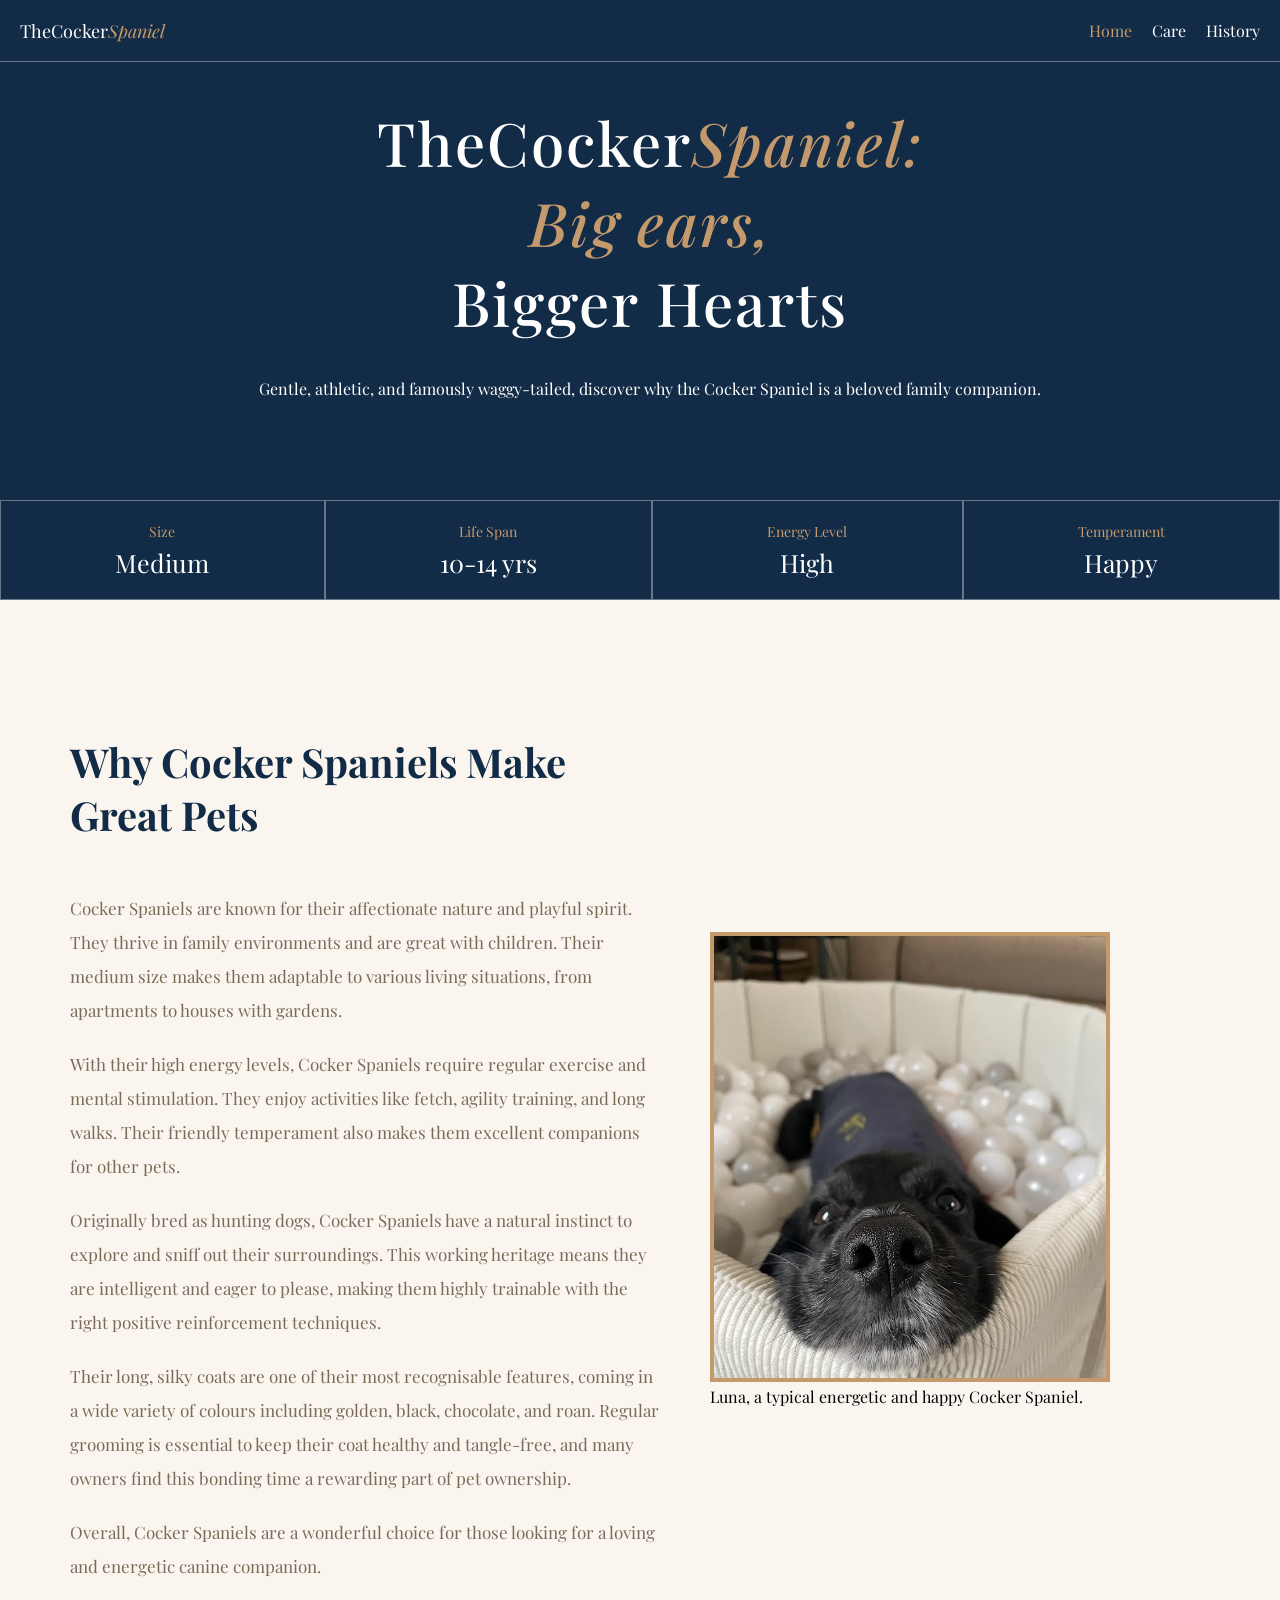
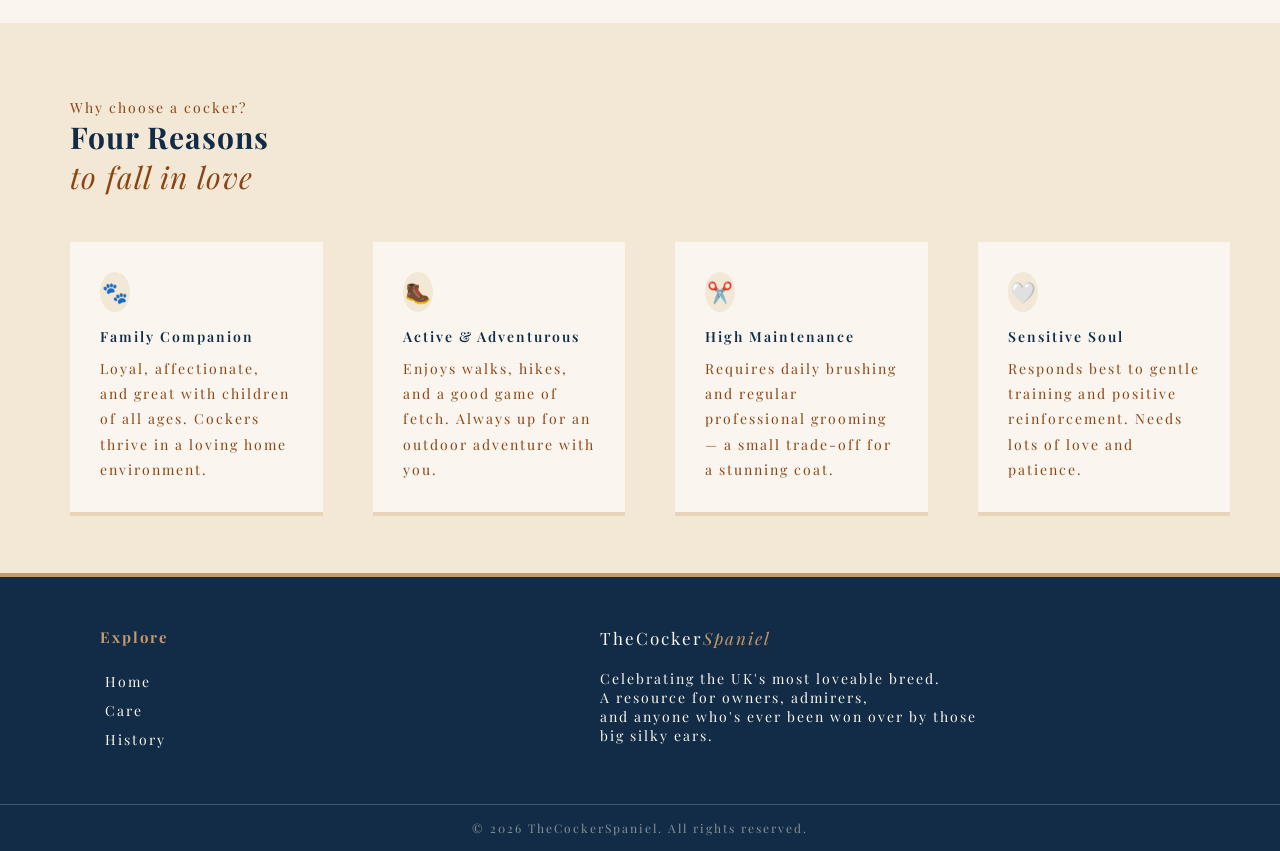
<file: index.html>
<!DOCTYPE html>
<html lang="en-US">

<head>
    <meta name="viewport" content="width=device-width, initial-scale=1.0">
    <meta charset="UTF-8">
    <meta name="description"
        content="Big ears, bigger hearts — everything you ever wanted to know about the Cocker Spaniel.">
    <meta name="author" content="Hybrid965">
    <link rel="stylesheet" href="assets/css/styles.css">
    <link
        href="https://fonts.googleapis.com/css2?family=Playfair+Display:ital,wght@0,400;0,700;0,900;1,400&family=Lato:wght@300;400;700&display=swap"
        rel="stylesheet">
    <link rel="icon" type="image/png" href="assets/favicon/dog.png">
    <!-- Credit - https://www.flaticon.com/authors/maxim-kulikov -->
    <title>The Cocker Spaniel</title>
</head>

<body>
    <!-- Skip Link -->
    <a href="#main-content" class="skip-link">Skip to main content</a>
    <!-- Nav Bar -->
    <header>
        <nav id="nav-bar" aria-label="Main navigation">
            <a href="index.html" id="logo">TheCocker<span>Spaniel</span></a>
            <ul class="nav-links">
                <li><a href="index.html" class="nav-current nav-hover">Home</a></li>
                <li><a href="care.html" class="nav-hover">Care</a></li>
                <li><a href="history.html" class="nav-hover">History</a></li>
            </ul>
        </nav>
    </header>
    <!-- Hero Section -->
    <main>
        <section class="hero" id="hero" aria-label="Hero banner">
            <h1 id="title">TheCocker<span>Spaniel:</span> <br> <span>Big ears,</span> <br> Bigger Hearts</h1>
            <br>
            <p>Gentle, athletic, and famously waggy-tailed, discover why the Cocker Spaniel is a beloved family
                companion.</p>
        </section>

        <!-- Mini hero boxes -->
        <section id="mini-hero" aria-label="Quick facts about Cocker Spaniels">
            <div class="mini-boxes">
                <p class="box-title">Size</p>
                <p class="box-content">Medium</p>
            </div>
            <div class="mini-boxes">
                <p class="box-title">Life Span</p>
                <p class="box-content">10-14 yrs</p>
            </div>
            <div class="mini-boxes">
                <p class="box-title">Energy Level</p>
                <p class="box-content">High</p>
            </div>
            <div class="mini-boxes">
                <p class="box-title">Temperament</p>
                <p class="box-content">Happy</p>
            </div>
        </section>

        <!-- Spaniel Section -->
        <section id="spaniel-article">
            <div id="spaniel-article-container">
                <div id="main-content">
                    <h2>Why Cocker Spaniels Make Great Pets</h2>
                    <p>Cocker Spaniels are known for their affectionate nature and playful spirit. They thrive in
                        family
                        environments and are great with children. Their medium size makes them adaptable to various
                        living situations, from apartments to houses with gardens.</p>
                    <p>With their high energy levels, Cocker Spaniels require regular exercise and mental
                        stimulation.
                        They enjoy activities like fetch, agility training, and long walks. Their friendly
                        temperament
                        also makes them excellent companions for other pets.</p>
                    <p>Originally bred as hunting dogs, Cocker Spaniels have a natural instinct to explore and sniff
                        out
                        their surroundings. This working heritage means they are intelligent and eager to please,
                        making
                        them highly trainable with the right positive reinforcement techniques.</p>
                    <p>Their long, silky coats are one of their most recognisable features, coming in a wide variety
                        of
                        colours including golden, black, chocolate, and roan. Regular grooming is essential to keep
                        their coat healthy and tangle-free, and many owners find this bonding time a rewarding part
                        of
                        pet ownership.</p>
                    <p>Overall, Cocker Spaniels are a wonderful choice for those looking for a loving and energetic
                        canine companion.</p>
                </div>
                <figure>
                    <img src="assets/images/luna.jpg" alt="Cocker Spaniel Image">
                    <figcaption>Luna, a typical energetic and happy Cocker Spaniel.</figcaption>
                </figure>
            </div>
        </section>
        <!-- Why choose Section -->
        <section id="why-choose-container" aria-label="Reasons to choose a Cocker Spaniel">
            <div class="margin">
                <p>Why choose a cocker?</p>
                <h2>Four Reasons <br><span>to fall in love</span></h2>
            </div>
            <div id="choose-box-container">
                <div class="choose-box">
                    <div class="icon">🐾</div>
                    <p class="choose-box-title">Family Companion</p>
                    <p class="choose-box-content">Loyal, affectionate, and great with children of all ages. Cockers
                        thrive in a loving home
                        environment.</p>
                </div>
                <div class="choose-box">
                    <div class="icon">🥾</div>
                    <p class="choose-box-title">Active & Adventurous</p>
                    <p class="choose-box-content">Enjoys walks, hikes, and a good game of fetch. Always up for an
                        outdoor adventure with you.</p>
                </div>
                <div class="choose-box">
                    <div class="icon">✂️</div>
                    <p class="choose-box-title">High Maintenance</p>
                    <p class="choose-box-content">Requires daily brushing and regular professional grooming — a
                        small
                        trade-off for a stunning coat.</p>
                </div>
                <div class="choose-box">
                    <div class="icon">🤍</div>
                    <p class="choose-box-title">Sensitive Soul</p>
                    <p class="choose-box-content">Responds best to gentle training and positive reinforcement. Needs
                        lots of love and patience.</p>
                </div>
            </div>
        </section>
    </main>
    <footer>
        <div id="footer-content">
            <nav id="footer-explore" class="footer" aria-label="Footer navigation">
                <h3>Explore</h3>
                <a href="index.html" class="explore-links">Home</a>
                <a href="care.html" class="explore-links">Care</a>
                <a href="history.html" class="explore-links">History</a>
            </nav>
            <div id="footer-description" class="footer">
                <h3>TheCocker<span>Spaniel</span></h3>
                <p>Celebrating the UK's most loveable breed. <br>A resource for owners, admirers,<br> and anyone who's
                    ever
                    been won
                    over by those big silky ears.</p>
            </div>
        </div>
        <div id="copyright">
            <p>&copy; 2026 TheCockerSpaniel. All rights reserved.</p>
        </div>
    </footer>
</body>

</html>
</file>
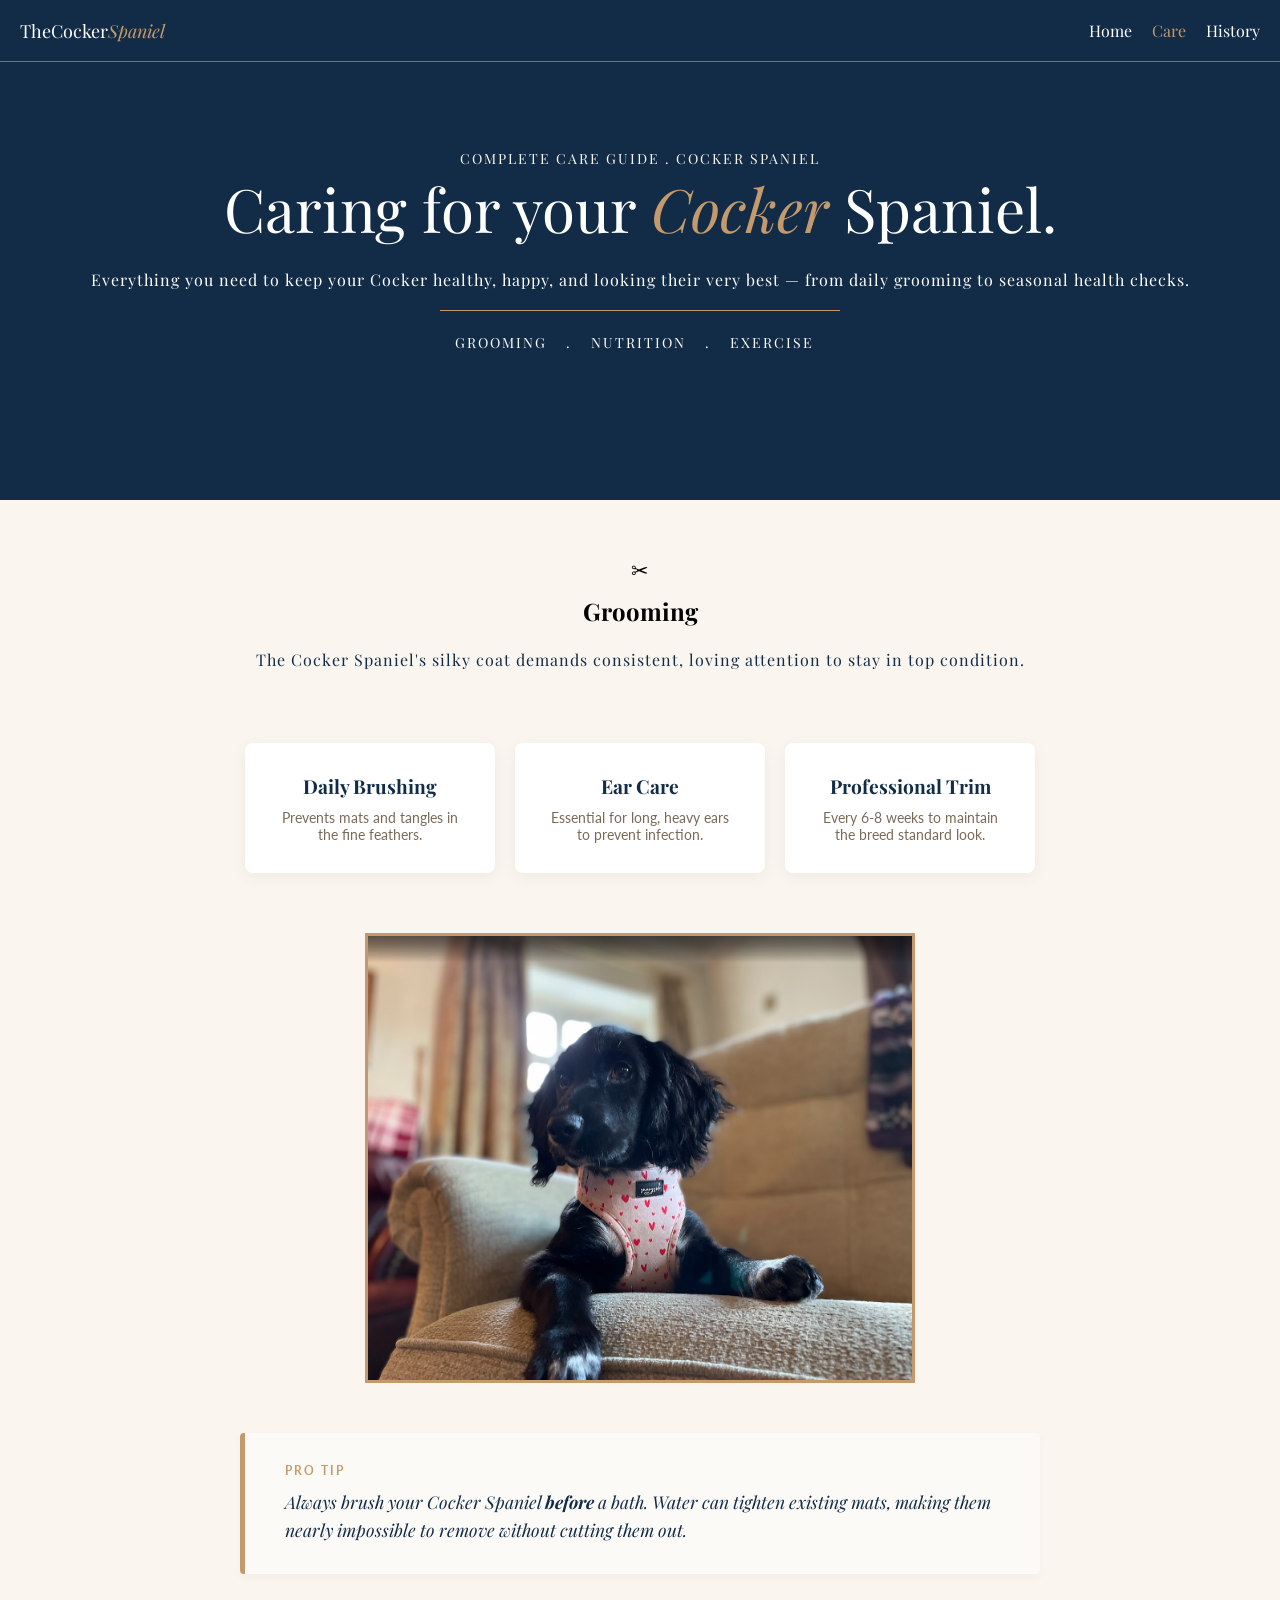
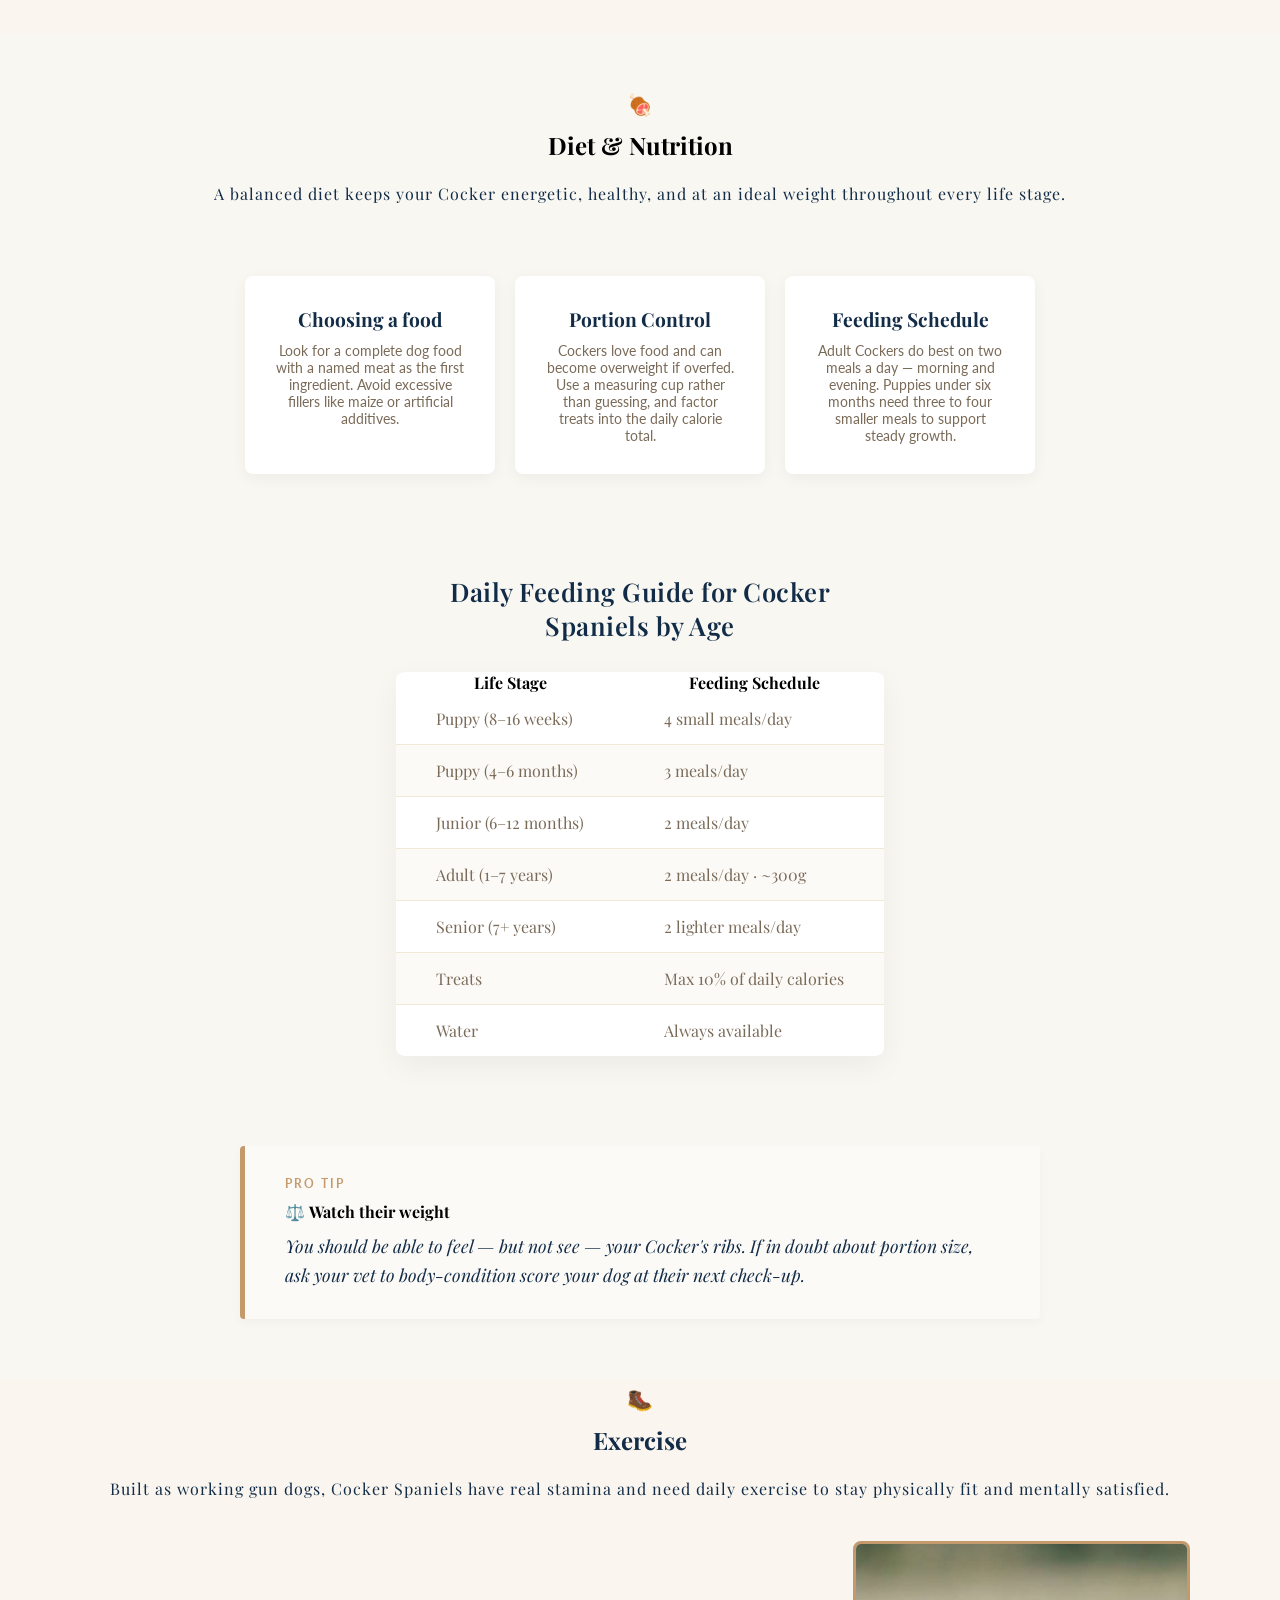
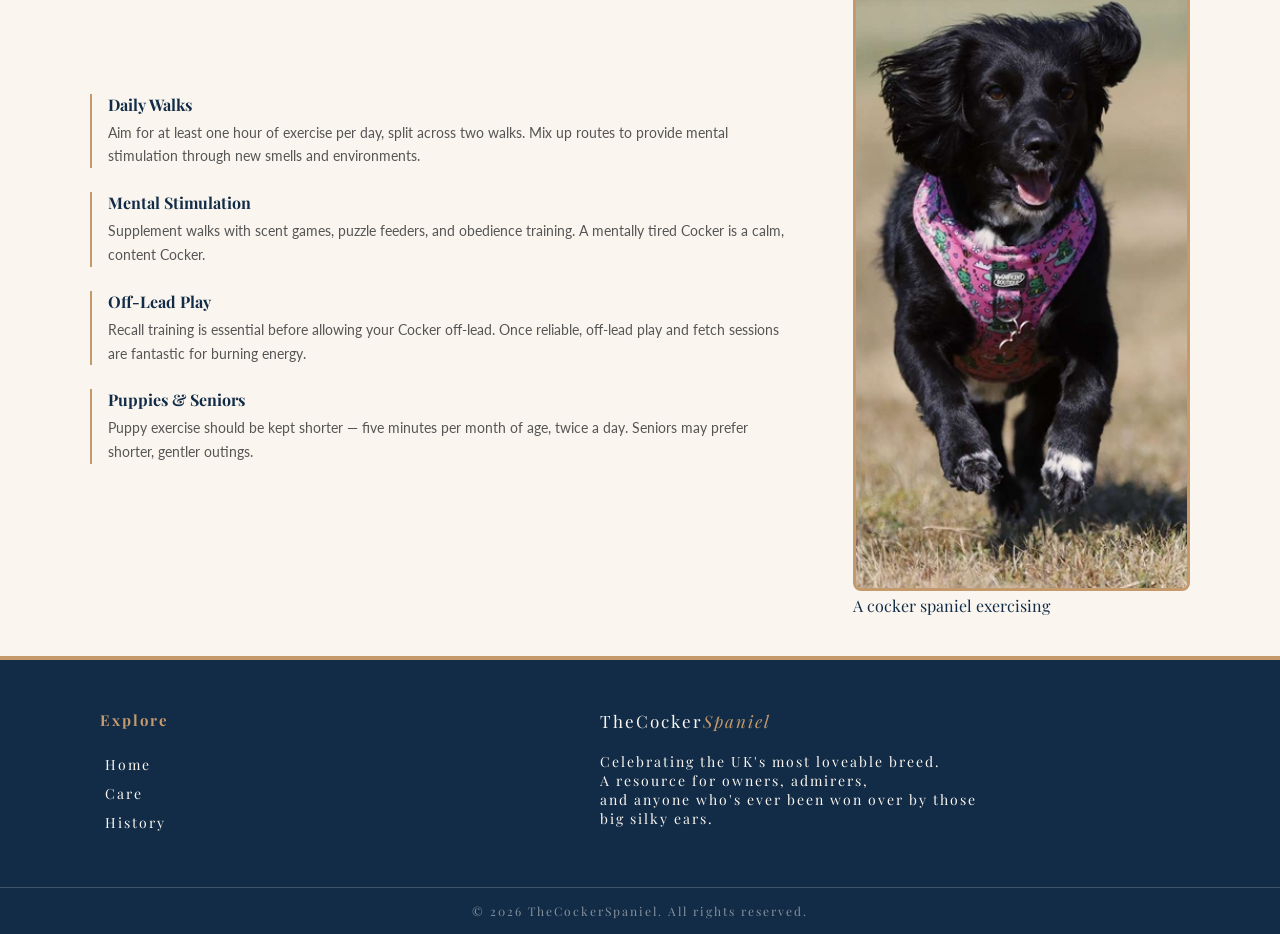
<file: care.html>
<!DOCTYPE html>
<html lang="en-US">

<head>
    <meta charset="UTF-8">
    <meta name="viewport" content="width=device-width, initial-scale=1.0">
    <meta name="description" content="Cocker spaniel grooming tips, feeding guides and exercise all in one place.">
    <meta name="author" content="Hybrid965">
    <title>The Cocker Spaniel - Care</title>
    <link rel="stylesheet" href="assets/css/care-styles.css">
    <link
        href="https://fonts.googleapis.com/css2?family=Playfair+Display:ital,wght@0,400;0,700;0,900;1,400&family=Lato:wght@300;400;700&display=swap"
        rel="stylesheet">
    <link rel="icon" type="image/png" href="assets/favicon/dog.png">
    <!-- Credit - https://www.flaticon.com/authors/maxim-kulikov -->
</head>

<body>
    <!-- Skip Link -->
    <a href="#main-content" class="skip-link">Skip to main content</a>
    <!-- Nav bar -->
    <header>
        <nav id="nav-bar" aria-label="Main navigation">
            <a href="index.html" id="logo">TheCocker<span>Spaniel</span></a>
            <ul class="nav-links">
                <li><a href="index.html" class="nav-hover">Home</a></li>
                <li><a href="care.html" class="nav-current nav-hover">Care</a></li>
                <li><a href="history.html" class="nav-hover">History</a></li>
            </ul>
        </nav>
    </header>
    <!-- Hero -->
    <main>
        <section class="hero" id="hero" aria-label="Hero banner">
            <p id="mini-title">COMPLETE CARE GUIDE . COCKER SPANIEL</p>
            <h1>Caring for your <span>Cocker</span> Spaniel.</h1>
            <br>
            <p id="hero-paragraph">Everything you need to keep your Cocker healthy, happy, and looking their very
                best — from daily grooming
                to seasonal health checks.</p>
            <nav id="hero-links">
                <a class="hero-navigation" href="#grooming">Grooming</a>
                <span class="hero-navigation">.</span>
                <a class="hero-navigation" href="#nutrition">Nutrition</a>
                <span class="hero-navigation">.</span>
                <a class="hero-navigation" href="#exercise">Exercise</a>
            </nav>
        </section>
        <!-- Grooming Section -->
        <section class="article" id="grooming">
            <div id="main-content">
                <div class="heading">
                    <p class="padding icon">✂</p>
                    <h2 class="padding">Grooming</h2>
                    <p class="padding content">The Cocker Spaniel's silky coat demands consistent, loving attention
                        to stay in top condition.</p>
                </div>
                <div class="grid">
                    <div class="card">
                        <h3>Daily Brushing</h3>
                        <p>Prevents mats and tangles in the fine feathers.</p>
                    </div>
                    <div class="card">
                        <h3>Ear Care</h3>
                        <p>Essential for long, heavy ears to prevent infection.</p>
                    </div>
                    <div class="card">
                        <h3>Professional Trim</h3>
                        <p>Every 6-8 weeks to maintain the breed standard look.</p>
                    </div>
                </div>
            </div>
            <figure id="grooming-image">
                <img src="assets/images/care-hero.png" alt="Cocker Spaniel being groomed">
            </figure>
            <!-- Tip strip-->
            <aside class="tip-container">
                <div class="tip-box">
                    <span class="tip-label">PRO TIP</span>
                    <p class="tip-content">Always brush your Cocker Spaniel <strong>before</strong> a bath. Water
                        can
                        tighten existing mats,
                        making them nearly impossible to remove without cutting them out.</p>
                </div>
            </aside>
        </section>
        <!-- Nutrition Article -->
        <section class="article" id="nutrition">
            <div>
                <div class="heading">
                    <p class="padding icon ">🍖</p>
                    <h2 class="padding">Diet & Nutrition</h2>
                    <p class="padding content">A balanced diet keeps your Cocker energetic, healthy, and at an ideal
                        weight throughout every life stage.</p>
                </div>
                <div class="grid">
                    <div class="card">
                        <h3>Choosing a food</h3>
                        <p>Look for a complete dog food with a named meat as the first ingredient. Avoid excessive
                            fillers like maize or artificial additives.</p>
                    </div>
                    <div class="card">
                        <h3>Portion Control</h3>
                        <p>Cockers love food and can become overweight if overfed. Use a measuring cup rather than
                            guessing, and factor treats into the daily calorie total.</p>
                    </div>
                    <div class="card">
                        <h3>Feeding Schedule</h3>
                        <p>Adult Cockers do best on two meals a day — morning and evening. Puppies under six months
                            need
                            three to four smaller meals to support steady growth.</p>
                    </div>
                </div>
            </div>
            <!-- Feed Table -->
            <div>
                <table>
                    <caption>Daily Feeding Guide for Cocker Spaniels by Age</caption>
                    <thead>
                        <tr>
                            <th scope="col">Life Stage</th>
                            <th scope="col">Feeding Schedule</th>
                        </tr>
                    </thead>
                    <tbody>
                        <tr>
                            <td>Puppy (8–16 weeks)</td>
                            <td>4 small meals/day</td>
                        </tr>
                        <tr>
                            <td>Puppy (4–6 months)</td>
                            <td>3 meals/day</td>
                        </tr>
                        <tr>
                            <td>Junior (6–12 months)</td>
                            <td>2 meals/day</td>
                        </tr>
                        <tr>
                            <td>Adult (1–7 years)</td>
                            <td>2 meals/day · ~300g</td>
                        </tr>
                        <tr>
                            <td>Senior (7+ years)</td>
                            <td>2 lighter meals/day</td>
                        </tr>
                        <tr>
                            <td>Treats</td>
                            <td>Max 10% of daily calories</td>
                        </tr>
                        <tr>
                            <td>Water</td>
                            <td>Always available</td>
                        </tr>
                    </tbody>
                </table>
            </div>
            <!-- Tip strip-->
            <aside class="tip-container">
                <div class="tip-box">
                    <span class="tip-label">PRO TIP</span>
                    <p class="tip-sub-heading">⚖️ <strong>Watch their weight</strong></p>
                    <p class="tip-content">You should be able to feel — but not see — your Cocker's ribs. If in
                        doubt
                        about portion size,
                        ask your vet to body-condition score your dog at their next check-up.</p>
                </div>
            </aside>
        </section>
        <!-- Exercise -->
        <section id="exercise" class="article">
            <div class="exercise-header">
                <div class="icon">🥾</div>
                <h2 class="padding">Exercise</h2>
                <p class="padding content">Built as working gun dogs, Cocker Spaniels have real stamina and need
                    daily
                    exercise to stay physically fit and mentally satisfied.</p>
            </div>

            <div id="exercise-inner">
                <div id="exercise-text">
                    <ul id="exercise-list">
                        <li>
                            <h3>Daily Walks</h3>
                            <p>Aim for at least one hour of exercise per day, split across two walks. Mix up routes
                                to
                                provide mental stimulation through new smells and environments.</p>
                        </li>
                        <li>
                            <h3>Mental Stimulation</h3>
                            <p>Supplement walks with scent games, puzzle feeders, and obedience training. A mentally
                                tired Cocker is a calm, content Cocker.</p>
                        </li>
                        <li>
                            <h3>Off-Lead Play</h3>
                            <p>Recall training is essential before allowing your Cocker off-lead. Once reliable,
                                off-lead play and fetch sessions are fantastic for burning energy.</p>
                        </li>
                        <li>
                            <h3>Puppies &amp; Seniors</h3>
                            <p>Puppy exercise should be kept shorter — five minutes per month of age, twice a day.
                                Seniors may prefer shorter, gentler outings.</p>
                        </li>
                    </ul>
                </div>

                <figure>
                    <img src="assets/images/exercise.png" id="exercise-image" alt="Cocker Spaniel running">
                    <figcaption>A cocker spaniel exercising</figcaption>
                </figure>
            </div>
        </section>
    </main>
    <!-- Footer -->
    <footer>
        <div id="footer-content">
            <nav id="footer-explore" class="footer" aria-label="Footer navigation">
                <h3>Explore</h3>
                <a href="index.html" class="explore-links">Home</a>
                <a href="care.html" class="explore-links">Care</a>
                <a href="history.html" class="explore-links">History</a>
            </nav>
            <div id="footer-description" class="footer">
                <h3>TheCocker<span>Spaniel</span></h3>
                <p>Celebrating the UK's most loveable breed. <br>A resource for owners, admirers,<br> and anyone who's
                    ever
                    been won
                    over by those big silky ears.</p>
            </div>
        </div>
        <div id="copyright">
            <p>&copy; 2026 TheCockerSpaniel. All rights reserved.</p>
        </div>
    </footer>



</body>

</html>
</file>
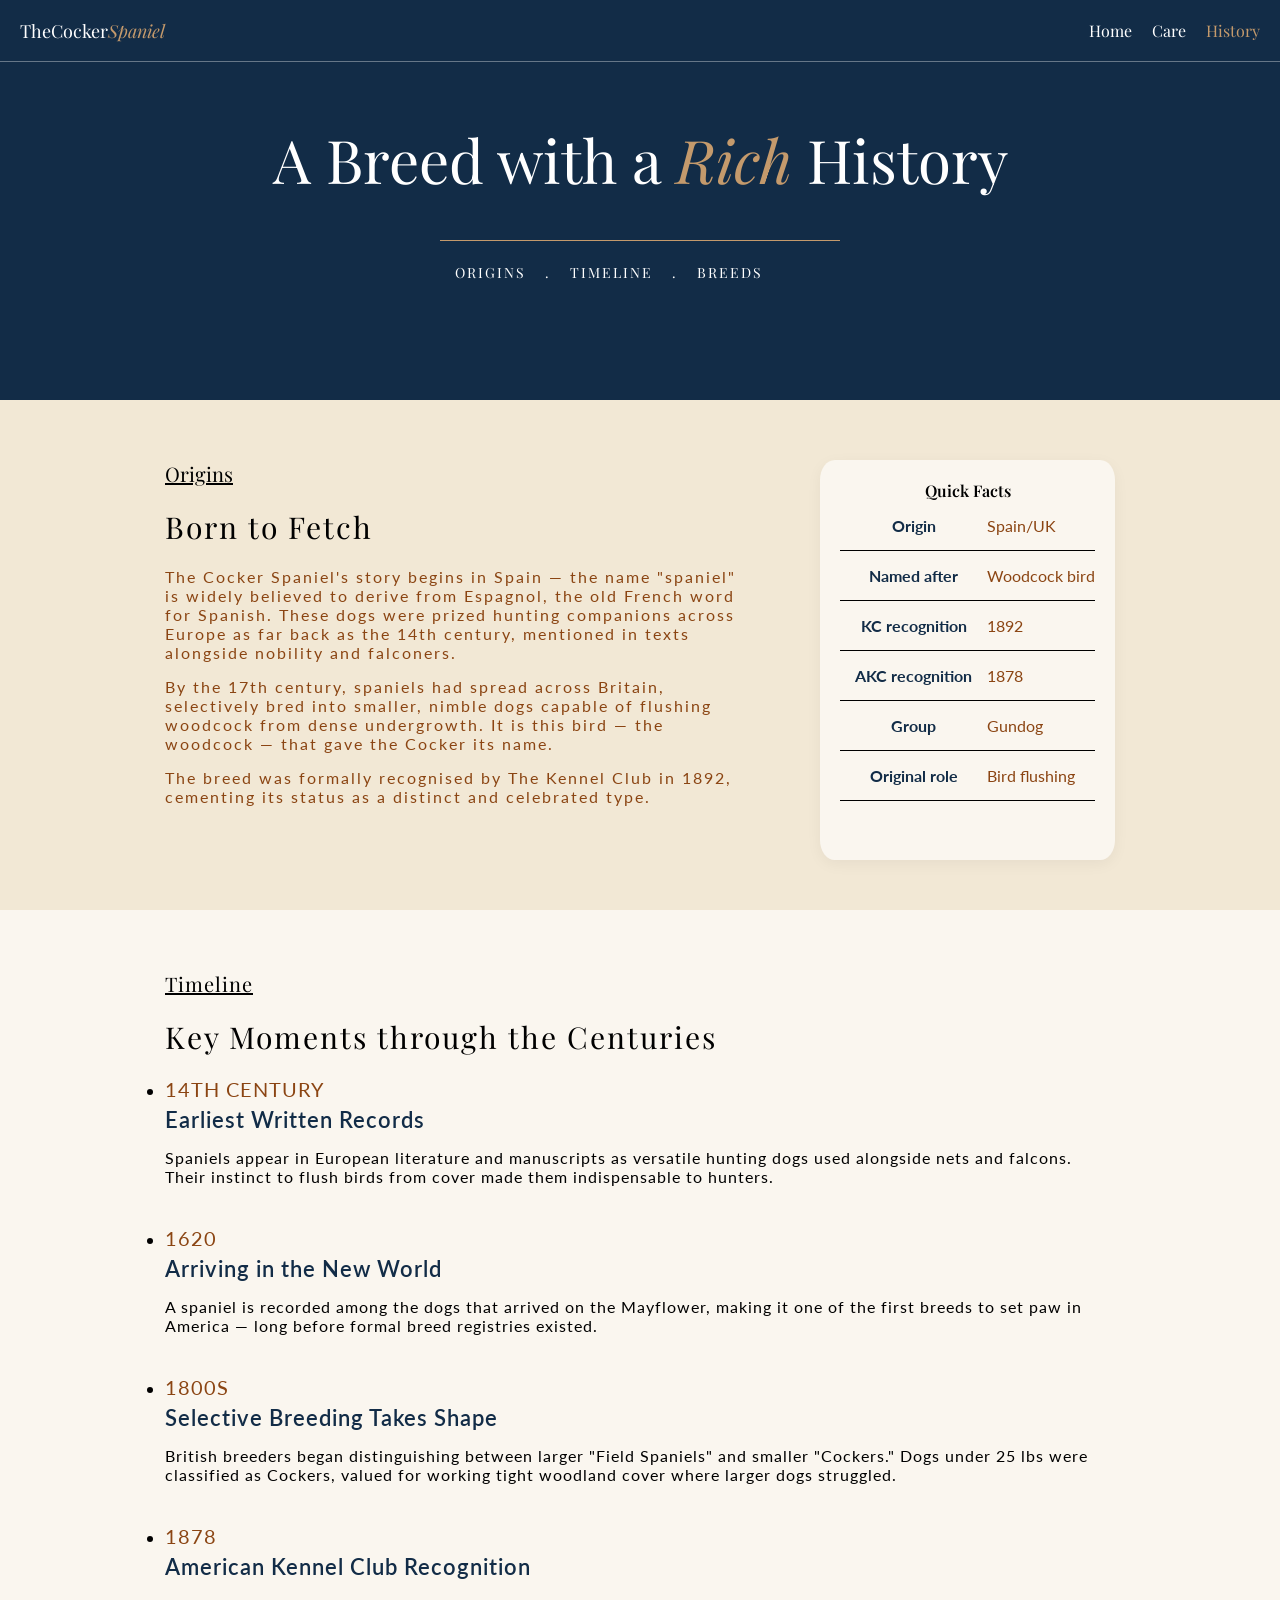
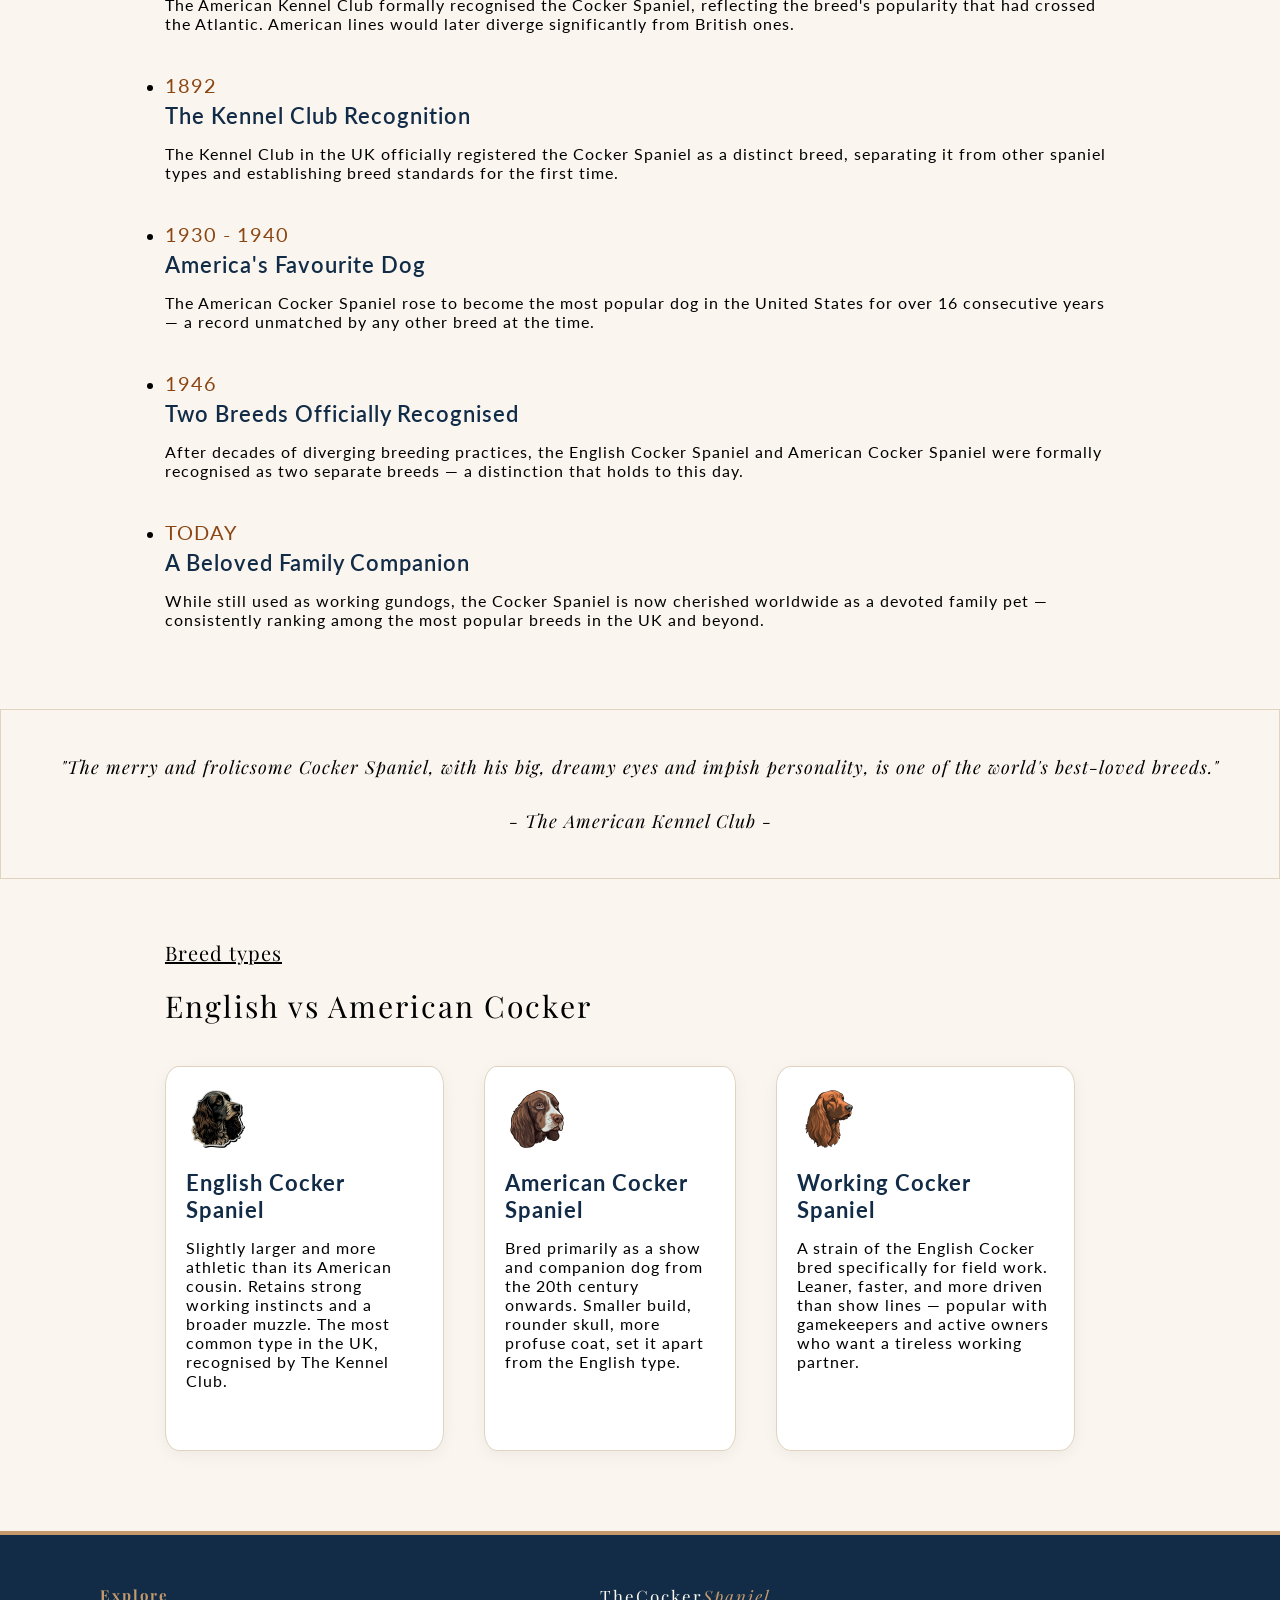
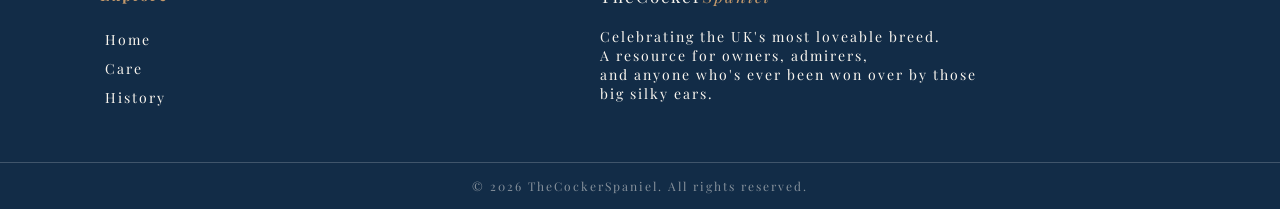
<file: history.html>
<!DOCTYPE html>
<html lang="en-US">

<head>
    <meta charset="UTF-8">
    <meta name="viewport" content="width=device-width, initial-scale=1.0">
    <meta name="description" content="Explore the Cocker Spaniel's history through the centuries.">
    <meta name="author" content="Hybrid965">
    <link rel="stylesheet" href="assets/css/history-styles.css">
    <link
        href="https://fonts.googleapis.com/css2?family=Playfair+Display:ital,wght@0,400;0,700;0,900;1,400&family=Lato:wght@300;400;700&display=swap"
        rel="stylesheet">
    <link rel="icon" type="image/png" href="assets/favicon/dog.png">
    <!-- Credit - https://www.flaticon.com/authors/maxim-kulikov -->
    <!-- Title -->
    <title>The Cocker Spaniel - History</title>
</head>

<body>
    <!-- Skip Link -->
    <a href="#main-content" class="skip-link">Skip to main content</a>
    <!-- Nav Bar -->
    <header>
        <nav id="nav-bar" aria-label="Main navigation">
            <a href="index.html" id="logo">TheCocker<span>Spaniel</span></a>
            <ul class="nav-links">
                <li><a href="index.html" class=" nav-hover">Home</a></li>
                <li><a href="care.html" class="nav-hover">Care</a></li>
                <li><a href="history.html" class="nav-current nav-hover">History</a></li>
            </ul>
        </nav>
    </header>
    <!-- Hero -->
    <main>
        <section class="hero" id="hero" aria-label="Hero banner">
            <h1>A Breed with a <span>Rich</span> History</h1>
            <br>
            <nav id="hero-links">
                <a class="hero-navigation" href="#origins">Origins</a>
                <span class="hero-navigation">.</span>
                <a class="hero-navigation" href="#timeline">Timeline</a>
                <span class="hero-navigation">.</span>
                <a class="hero-navigation" href="#breeds">Breeds</a>
            </nav>
        </section>
        <!-- Origin Article -->
        <section id="origins" aria-label="Article on the origins of the Cocker Spaniel">
            <div class="container-row" id="main-content">
                <div id="origins-content" class="flex">
                    <p class="subheading">Origins</p>
                    <h2 class="heading">Born to Fetch</h2>
                    <p class="p-content">The Cocker Spaniel's story begins in Spain — the name "spaniel" is widely
                        believed to derive from
                        Espagnol, the old French word for Spanish. These dogs were prized hunting companions across
                        Europe as far back as the 14th century, mentioned in texts alongside nobility and falconers.
                    </p>
                    <p class="p-content">By the 17th century, spaniels had spread across Britain, selectively bred
                        into
                        smaller, nimble
                        dogs capable of flushing woodcock from dense undergrowth. It is this bird — the woodcock —
                        that
                        gave the Cocker its name.</p>
                    <p class="p-content">The breed was formally recognised by The Kennel Club in 1892, cementing its
                        status as a distinct
                        and celebrated type.</p>
                </div>
                <div>
                    <div id="origin-facts" class="flex">
                        <table> <!-- Quick Facts Table -->
                            <caption id="table-caption">Quick Facts</caption>
                            <tbody>
                                <tr>
                                    <th class="tb-heading">Origin</th>
                                    <td class="tb-data">Spain/UK</td>
                                </tr>
                                <tr>
                                    <th class="tb-heading">Named after</th>
                                    <td class="tb-data">Woodcock bird</td>
                                </tr>
                                <tr>
                                    <th class="tb-heading">KC recognition</th>
                                    <td class="tb-data">1892</td>
                                </tr>
                                <tr>
                                    <th class="tb-heading">AKC recognition</th>
                                    <td class="tb-data">1878</td>
                                </tr>
                                <tr>
                                    <th class="tb-heading">Group</th>
                                    <td class="tb-data">Gundog</td>
                                </tr>
                                <tr>
                                    <th class="tb-heading">Original role</th>
                                    <td class="tb-data">Bird flushing</td>
                                </tr>
                            </tbody>
                        </table>
                    </div>
                </div>
            </div>
        </section>
        <!-- Timeline Article -->
        <section id="timeline">
            <div class="container-column">
                <p class="subheading">Timeline</p>
                <h2 class="heading">Key Moments through the Centuries</h2>
            </div>
            <div class="container-column">
                <ul>
                    <li> <!-- 14th Century -->
                        <h3 class="list-title">14th Century</h3>
                        <p class="list-sub-title">Earliest Written Records</p>
                        <p class="list-content">Spaniels appear in European literature and manuscripts as versatile
                            hunting dogs used alongside nets and falcons. Their instinct to flush birds from cover
                            made
                            them indispensable to hunters.</p>
                    </li>
                    <li> <!-- 1620 -->
                        <h3 class="list-title">1620</h3>
                        <p class="list-sub-title">Arriving in the New World</p>
                        <p class="list-content">A spaniel is recorded among the dogs that arrived on the Mayflower,
                            making it one of the first breeds to set paw in America — long before formal breed
                            registries existed.</p>
                    </li>
                    <li> <!-- 1800s -->
                        <h3 class="list-title">1800s</h3>
                        <p class="list-sub-title">Selective Breeding Takes Shape</p>
                        <p class="list-content">British breeders began distinguishing between larger "Field
                            Spaniels"
                            and smaller "Cockers." Dogs under 25 lbs were classified as Cockers, valued for working
                            tight woodland cover where larger dogs struggled.</p>
                    </li>
                    <li> <!-- 1878 -->
                        <h3 class="list-title">1878</h3>
                        <p class="list-sub-title">American Kennel Club Recognition</p>
                        <p class="list-content">The American Kennel Club formally recognised the Cocker Spaniel,
                            reflecting the breed's popularity that had crossed the Atlantic. American lines would
                            later
                            diverge significantly from British ones.</p>
                    </li>
                    <li> <!-- 1892 -->
                        <h3 class="list-title">1892</h3>
                        <p class="list-sub-title">The Kennel Club Recognition</p>
                        <p class="list-content">The Kennel Club in the UK officially registered the Cocker Spaniel
                            as a
                            distinct breed, separating it from other spaniel types and establishing breed standards
                            for
                            the first time.</p>
                    </li>
                    <li> <!-- 1930 - 1940 -->
                        <h3 class="list-title">1930 - 1940</h3>
                        <p class="list-sub-title">America's Favourite Dog</p>
                        <p class="list-content">The American Cocker Spaniel rose to become the most popular dog in
                            the
                            United States for over 16 consecutive years — a record unmatched by any other breed at
                            the
                            time.</p>
                    </li>
                    <li> <!-- 1946 -->
                        <h3 class="list-title">1946</h3>
                        <p class="list-sub-title">Two Breeds Officially Recognised</p>
                        <p class="list-content">After decades of diverging breeding practices, the English Cocker
                            Spaniel and American Cocker Spaniel were formally recognised as two separate breeds — a
                            distinction that holds to this day.</p>
                    </li>
                    <li> <!-- Today -->
                        <h3 class="list-title">Today</h3>
                        <p class="list-sub-title">A Beloved Family Companion</p>
                        <p class="list-content">While still used as working gundogs, the Cocker Spaniel is now
                            cherished
                            worldwide as a devoted family pet — consistently ranking among the most popular breeds
                            in
                            the UK and beyond.</p>
                    </li>
                </ul>
            </div>
            <aside id="quote">
                <p class="quote-text">"The merry and frolicsome Cocker Spaniel, with his big, dreamy eyes and
                    impish
                    personality, is one of the world's best-loved breeds."</p>
                <p class="quote-text">- The American Kennel Club -</p>
            </aside>
        </section>
        <!-- Breed Types Article -->
        <section id="breeds">
            <div class="container-column">
                <p class="subheading">Breed types</p>
                <h2 class="heading">English vs American Cocker</h2>
            </div>
            <div class="container-row">
                <div class="breed-box">
                    <img src="assets/images/english-cocker.png" alt="Cocker Spaniel head icon" class="breed-icon">
                    <h3 class="box-content box-title">English Cocker Spaniel</h3>
                    <p class="box-content">Slightly larger and more athletic than its American cousin. Retains
                        strong
                        working instincts and
                        a broader muzzle. The most common type in the UK, recognised by The Kennel Club.</p>
                </div>
                <div class="breed-box">
                    <img src="assets/images/american-cocker.png" alt="Cocker Spaniel head icon" class="breed-icon">
                    <h3 class="box-content box-title">American Cocker Spaniel</h3>
                    <p class="box-content">Bred primarily as a show and companion dog from the 20th century onwards.
                        Smaller build, rounder skull, more profuse coat, set it apart from
                        the English type.</p>
                </div>
                <div class="breed-box">
                    <img src="assets/images/working-cocker.png" alt="Cocker Spaniel head icon" class="breed-icon">
                    <h3 class="box-content box-title">Working Cocker Spaniel</h3>
                    <p class="box-content">A strain of the English Cocker bred specifically for field work. Leaner,
                        faster, and more driven than show lines — popular with gamekeepers and active owners who
                        want a
                        tireless working partner.</p>
                </div>
            </div>
        </section>

    </main>
    <!-- Footer -->
    <footer>
        <div id="footer-content">
            <nav id="footer-explore" class="footer" aria-label="Footer navigation">
                <h3>Explore</h3>
                <a href="index.html" class="explore-links">Home</a>
                <a href="care.html" class="explore-links">Care</a>
                <a href="history.html" class="explore-links">History</a>
            </nav>
            <div id="footer-description" class="footer">
                <h3>TheCocker<span>Spaniel</span></h3>
                <p>Celebrating the UK's most loveable breed. <br>A resource for owners, admirers,<br> and anyone who's
                    ever
                    been won
                    over by those big silky ears.</p>
            </div>
        </div>
        <div id="copyright">
            <p>&copy; 2026 TheCockerSpaniel. All rights reserved.</p>
        </div>
    </footer>
</body>

</html>
</file>
<file: assets/css/styles.css>
html {
    overflow-x: hidden;
    scroll-behavior: smooth;
}

* {
    margin: 0;
    padding: 0;
    font-family: 'Playfair Display', serif;
    box-sizing: border-box;


}

body {
    margin: 0;
    padding: 0;
    background-color: #faf6ef;
}

/* ------------------------------------------------------*/
/* Skip Link */

.skip-link {
    position: absolute;
    top: -100px;
    left: 10%;
    color: #fff;
    padding: 10px;
    z-index: 100;
}/* Credit - W3schools */

.skip-link:focus {
  top: 0;
  z-index: 9999;
}/* Credit - W3schools */
/* ------------------------------------------------------*/
/* Nav Bar */
#nav-bar {
    position: fixed;
    top: 0;
    z-index: 100;
    width: 100%;
    background-color: #122c47;
    display: flex;
    justify-content: space-between;
    align-items: center;
    padding: 0 20px;
    border-bottom: 1px solid rgba(247, 247, 247, 0.37);
}

.nav-links {
    font-family: 'Playfair Display', serif;
    list-style-type: none;
    display: flex;
    padding: 20px 0;
}

#logo {
    text-decoration: none;
    color: white;
    font-size: 18px;
    font-weight: 100;
}

#logo span {
    color: #c49a6c;
    font-style: italic;
}

.nav-links li a {
    margin-left: 20px;
    text-decoration: none;
    color: white;

}

.nav-hover:hover {
    color: #c49a6c;
}

.nav-links li a.nav-current {
    color: #c49a6c;
}


/* ------------------------------------------------------*/
/* Hero Content */
.hero {
    width: 100%;
    min-height: 500px;
    max-height: 500px;
    background-color: #122c47;
    display: flex;
    flex-direction: column;
    justify-content: center;
    color: white;
    text-align: center;
}

#title {
    padding-bottom: 15px;
    font-size: 60px;
    letter-spacing: 2px;
    margin-left: 20px;
    font-weight: 500;
}

#title span {
    font-style: italic;
    color: #c49a6c;
}

.hero h1 {
    padding-bottom: 5px;
    font-size: 60px;
    margin-left: 20px;
    font-weight: 500;
    letter-spacing: 1px;
    font-size: 45px;

}

.hero p {
    margin-left: 20px;

}

.hero a {
    min-width: 190px;
    max-width: 190px;
    margin: 20px;
    color: white;
    background-color: #8b4513;
    padding: 15px;
}

.hero a:hover {
    opacity: 0.9;
}

.hero a {
    color: white;
    text-decoration: none;
    font-size: 18px;
}

.hero ul {
    display: inline-block
}

.hero span {
    color: #c49a6c;
    font-style: italic;
    font-size: 60px;

}

/* ------------------------------------------------------*/
/* Mini hero boxes */
#mini-hero {
    display: flex;

}

.mini-boxes {
    flex-grow: 1;
    border: 1px solid rgba(247, 247, 247, 0.37);
    height: 100px;
    display: flex;
    flex-direction: column;
    justify-content: center;
    align-items: center;
    text-align: center;
    background-color: #122c47;
    color: white;
    font-weight: 500;
    font-size: 20px;
}

.box-title {
    font-size: 14px;
    font-weight: 300;
    padding-bottom: 5px;
    color: #c49a6c;
}

.box-content {
    font-size: 25px;
    font-weight: 300;
}

/* ------------------------------------------------------*/
/* Article Section */
#spaniel-article {
    margin: 65px 0px 0px 50px;
    padding: 20px;


}

#spaniel-article h2 {
    font-size: 40px;
    font-weight: 700;
    padding-bottom: 50px;
    color: #122c47;
}

#spaniel-article p {
    font-size: 17px;
    line-height: 2;
    color: #7a6a58;
    margin-bottom: 20px;
}

#spaniel-article-container {
    display: flex;
    gap: 50px;
    align-items: center;
    margin-top: 50px;

}

#spaniel-article-container {
    flex: 1;
}

#spaniel-article img {
    width: 400px;
    height: 450px;
    object-fit: cover;
    border: #c49a6c 4px solid;
    margin-right: 150px;

}

/* ------------------------------------------------------*/
/* Why Choose Section*/
#why-choose-container {
    background-color: #f2e8d5;
    min-height: 550px;

}

#why-choose-container p {
    font-size: 14px;
    letter-spacing: 2px;
    color: #8b4513;
}

.margin {
    padding: 65px 0px 0px 70px;
    margin-bottom: 25px
}

.margin span {
    font-style: italic;
    color: #8b4513;
    font-weight: 100;
}

#why-choose-container h2 {
    color: #122c47;
    font-size: 30px;
    letter-spacing: 1px;
    font-weight: 700;

}

#why-choose-container {
    padding-bottom: 40px;
    padding-top: 10px;
}

#choose-box-container {
    display: flex;
    margin: 20px 0px 0px 50px;
    padding: 20px;
    gap: 20px;
    flex-wrap: wrap;


}

.choose-box {
    display: flex;
    flex: 1 1 200px;
    flex-direction: column;
    padding: 30px;
    background-color: #faf6ef;
    box-shadow: 0px 4px #e8d5b7;
    margin-right: 30px;
}

.choose-box-title {
    font-weight: 600;
    color: #122c47 !important;
    padding-bottom: 10px;
    letter-spacing: 1px;
    padding-top: 15px;
}

.choose-box-content {
    color: #7a6a58;
    font-weight: 300;
    line-height: 1.8;
}

.icon {
    padding: 5px 15px 35px 15px;
    border-radius: 50%;
    width: 30px;
    height: 5px;
    display: flex;
    justify-content: center;
    background-color: #f2e8d5;
    font-size: 1.3em;

}

/* ------------------------------------------------------*/
/* Footer */
footer {
    background-color: #122c47;
    border-top: #c49a6c 4px solid;
    display: flex;
    flex-direction: column;
    color: #faf6ef;
    letter-spacing: 2px;
    font-size: 14px;
}

.footer {
    margin: 50px 100px 50px 50px;
    flex-basis: 100px;
    flex-grow: 1;
    max-width: 400px;
    flex-direction: column;
}

#footer-explore {
    padding-left: 50px
}

#footer-explore h3 {
    font-size: 15px;
    color: #c49a6c;
    padding-bottom: 20px;
}

.explore-links {
    color: #faf6ef;
    text-decoration: none;
    display: block;
    padding: 5px;
    width: 75px;
}

.explore-links:hover {
    color: #c49a6c;
}

#footer-explore li {
    padding-bottom: 5px;
}

#footer-description h3 {
    padding-bottom: 20px;
    font-weight: 200;
    font-size: 17px;
}

#footer-description span {
    font-style: italic;
    color: #c49a6c;
}

#copyright {
    text-align: center;
    padding: 15px;
    border-top: 1px solid rgba(247, 247, 247, 0.2);
    font-size: 12px;
    color: rgba(250, 246, 239, 0.5);
}

#footer-content {
    display: flex;
    flex-direction: row;
}

/* ------------------------------------------------------*/
/* Media Querys*/
@media (max-width: 1000px) {
    body {
        overflow-x: hidden;
    }

    /* Mini Hero */
    .box-content {
        font-size: 20px;
    }

    /* Article Section */
    #spaniel-article-container {
        flex-direction: column;
        gap: 30px;
        text-align: center;
    }

    #spaniel-article {
        margin: 20px 0;
        padding: 15px
    }

    #spaniel-article p {
        padding: 10px;
        margin-right: 20px;
    }

    #spaniel-article h3 {
        margin-right: 20px;
    }

    #spaniel-article img {
        width: 100%;
        height: auto;
        max-width: 400px;
        order: 2;
        object-fit: cover;
        margin: 0 auto;
    }


    /* Why Choose Section */
    .margin {
        padding: 15px;
        margin: 20px
    }

    #choose-box-container {
        padding: 15px;
        margin: 20px 0px 0px 50px;
    }

}

@media (max-width:720px) {

    /* Hero */
    #hero {
        padding: 20px 20px 20px 20px;
        align-items: flex-start;
        text-align: left;
        max-height: none;
    }

    #hero h1,
    #hero h1 span,
    #hero h2,
    #hero h2 span {
        font-size: 2.2rem;
        margin-left: 0;
        padding-left: 0;
        width: 100%;

    }

    #hero p {
        margin-left: 0;
        font-size: 1rem;
    }

    /* Footer */
    footer {
        flex-direction: column;
    }

    .footer {
        max-width: 100%;
        margin: 50px;
    }

    #footer-explore {
        padding: 0;
        margin-bottom: 0;
    }

    #footer-content {
        flex-direction: column;
    }

}

@media (max-width:600px) {

    /* Nav */
    .nav-links li a {
        font-size: 14px;
    }

    /* Hero */
    .hero h1,
    .hero h2,
    .hero span {
        font-size: 35px;
    }

    .hero p {
        font-size: 15px;
    }

}
</file>
<file: assets/css/care-styles.css>
html {
    overflow-x: hidden;
    scroll-behavior: smooth;
}

* {
    box-sizing: border-box;
    margin: 0;
    padding: 0;
    font-family: 'Playfair Display', serif;


}

body {
    margin: 0;
    padding: 0;
    background-color: #faf6ef;
}

main {
    flex: 1 1 300px
}

/* ------------------------------------------------------*/
/* Skip Link */
.skip-link {
    position: absolute;
    top: -100px;
    left: 10%;
    color: #fff;
    padding: 10px;
    z-index: 100;
}

/* Credit - W3schools */

.skip-link:focus {
    top: 0;
    z-index: 9999;
}

/* Credit - W3schools */

/* ------------------------------------------------------*/
/* Universal */
.padding {
    padding: 10px;
}

.icon {
    padding: 5px 10px 30px 10px;
    border-radius: 50%;
    width: 20px;
    height: 5px;
    display: flex;
    justify-content: center;
    font-size: 1.3em;
    margin: auto;
}

.content {
    line-height: 1.6;
    color: #122c47;
    letter-spacing: 1px;
}

/* ------------------------------------------------------*/
/* Nav Bar */
#nav-bar {
    position: fixed;
    top: 0;
    z-index: 100;
    width: 100%;
    background-color: #122c47;
    display: flex;
    justify-content: space-between;
    align-items: center;
    padding: 0 20px;
    border-bottom: 1px solid rgba(247, 247, 247, 0.37);
}

.nav-links {
    font-family: 'Playfair Display', serif;
    list-style-type: none;
    display: flex;
    padding: 20px 0;
}

#logo {
    text-decoration: none;
    color: white;
    font-size: 18px;
    font-weight: 100;
}

#logo span {
    color: #c49a6c;
    font-style: italic;
}

.nav-links li a {
    margin-left: 20px;
    text-decoration: none;
    color: white;

}

.nav-hover:hover {
    color: #c49a6c;
}

.nav-links li a.nav-current {
    color: #c49a6c;
}

/* ------------------------------------------------------*/
/* Hero */
#mini-title {
    font-size: 14px;
    color: #faf6ef;
    letter-spacing: 2px;
}

.hero {
    width: 100%;
    min-height: 500px;
    max-height: 500px;
    background-color: #122c47;
    display: flex;
    flex-direction: column;
    justify-content: center;
    color: white;
    padding: 40px;
    overflow-x: auto;
    align-items: center;


}

.hero h1 {
    font-size: 60px;
    font-weight: 400;
}

.hero h1 span {
    font-style: italic;
    color: #c49a6c;
}

#hero-paragraph {
    letter-spacing: 1px;
}

#hero-links {
    margin-top: 20px;
    padding-top: 20px;
    border-top: 1px solid #c49a6c;
    width: 400px
}

.hero-navigation {
    text-transform: uppercase;
    font-size: 14px;
    font-weight: 100;
    letter-spacing: 2px;
    text-decoration: none;
    color: white;
}

a.hero-navigation:hover {
    color: #c49a6c;
}

a.hero-navigation {
    padding-left: 15px;
}

span.hero-navigation {
    padding-left: 15px;
}

/* ------------------------------------------------------*/
/* Article's */
.article {
    background-color: #f9f7f2;
    color: black;
    display: flex;
    flex-direction: column;
    justify-content: center;
    min-height: 500px;


}

.heading {
    text-align: center;
    margin-top: 50px;

}

/* ------------------------------------------------------*/
/* Cards & Tips */
.grid {
    display: flex;
    justify-content: center;
    flex-wrap: wrap;
    gap: 20px;
    margin: 40px auto;
    max-width: 1000px;
    padding: 20px;
}

.card {
    background-color: white;
    padding: 30px;
    border-radius: 8px;
    width: 250px;
    text-align: center;
    box-shadow: 0 4px 15px rgba(0, 0, 0, 0.05);
    color: #122c47;
}

.card h3 {
    margin-bottom: 10px;
    font-size: 1.2rem;
}

.card p {
    font-family: 'Lato', sans-serif;
    font-size: 14px;
    color: #7a6a58;
}

.tip-container {
    width: 100%;
    display: flex;
    justify-content: center;
    margin-top: 50px;
    padding-bottom: 60px;
}

.tip-box {
    max-width: 800px;
    background-color: #fcfaf7;
    border-left: 5px solid #c49a6c;
    padding: 30px 40px;
    border-radius: 4px;
    box-shadow: 0 4px 10px rgba(0, 0, 0, 0.03);
}

.tip-label {
    display: block;
    font-family: 'Lato', sans-serif;
    font-weight: 700;
    letter-spacing: 2px;
    color: #c49a6c;
    font-size: 12px;
    margin-bottom: 10px;
}

.tip-content {
    color: #122c47;
    font-family: 'Playfair Display', serif;
    font-style: italic;
    font-size: 1.1rem;
    line-height: 1.6;
    margin: 0;
}

.tip-sub-heading {
    padding-bottom: 10px;
}

/* ------------------------------------------------------*/
/* Table */
table {
    margin: 40px auto;
    border-collapse: collapse;
    /* Credit W3Schools */
    background-color: white;
    box-shadow: 0 10px 30px rgba(0, 0, 0, 0.05);
    border-radius: 2%;
    overflow: hidden;
    font-family: 'Lato', sans-serif;
}

caption {
    font-family: 'Playfair Display', serif;
    font-size: 1.6rem;
    font-weight: 600;
    color: #122c47;
    padding-bottom: 30px;
    text-align: center;
    letter-spacing: 0.5px;

}

td {
    padding: 15px 40px;
    border-bottom: 1px solid #f2e8d5;
    color: #7a6a58;
}

tr:last-child td {
    border-bottom: none;
}

tr:nth-child(even) {
    background-color: #fcfaf7;
    /* Credit W3Schools */
}

/* ------------------------------------------------------*/
/* Grooming */
#grooming {
    background-color: #faf6ef;
}

#grooming-image {
    display: flex;
    justify-content: center;
}

#grooming-image img {
    border: 3px #c49a6c solid;
    width: 550px;
    height: 450px;

}

/* ------------------------------------------------------*/
/* Exercise */
#exercise {
    background-color: #faf6ef;
    color: #122c47;
    padding: 0px 40px 40px 40px;
}

.exercise-header {
    text-align: center;
    margin-bottom: 30px;
}

#exercise-inner {
    display: flex;
    gap: 60px;
    max-width: 1100px;
    margin: 0 auto;
    align-items: center;
    flex-wrap: wrap;
}

#exercise-text {
    flex: 1;
}

#exercise-text h2 {
    margin-bottom: 12px;
}

#exercise-text,
#exercise-image {
    flex: 1 1 300px;
}

#exercise-list {
    list-style: none;
    display: flex;
    flex-direction: column;
    gap: 24px;
}

#exercise-list li {
    border-left: 2px solid #c49a6c;
    padding-left: 16px;
}

#exercise-list li h3 {
    font-size: 16px;
    margin-bottom: 6px;
}

#exercise-list li p {
    font-family: "Lato", sans-serif;
    font-size: 14px;
    line-height: 1.7;
    color: #555;
}

#exercise-image {
    width: 100%;
    height: 650px;
    background-color: #f2e8d5;
    border-radius: 8px;
    object-fit: cover;
    border: 3px solid #c49a6c;
}

/* ------------------------------------------------------*/
/* Footer */
footer {
    background-color: #122c47;
    border-top: #c49a6c 4px solid;
    display: flex;
    flex-direction: column;
    color: #faf6ef;
    letter-spacing: 2px;
    font-size: 14px;
}

.footer {
    margin: 50px 100px 50px 50px;
    flex-basis: 100px;
    flex-grow: 1;
    max-width: 400px;
    flex-direction: column;
}

#footer-explore {
    padding-left: 50px
}

#footer-explore h3 {
    font-size: 15px;
    color: #c49a6c;
    padding-bottom: 20px;
}

.explore-links {
    color: #faf6ef;
    text-decoration: none;
    display: block;
    padding: 5px;
    width: 75px;
}

.explore-links:hover {
    color: #c49a6c;
}

#footer-explore li {
    padding-bottom: 5px;
}

#footer-description h3 {
    padding-bottom: 20px;
    font-weight: 200;
    font-size: 17px;
}

#footer-description span {
    font-style: italic;
    color: #c49a6c;
}

#copyright {
    text-align: center;
    padding: 15px;
    border-top: 1px solid rgba(247, 247, 247, 0.2);
    font-size: 12px;
    color: rgba(250, 246, 239, 0.5);
}

#footer-content {
    display: flex;
    flex-direction: row;
}



/* Media Querys*/
@media (max-width: 1200px) {
    #exercise-inner {
        flex-direction: column;

    }
}

@media (max-width: 720px) {

    /* Hero */
    #hero {
        padding: 80px 20px 40px 20px;
        align-items: flex-start;
        text-align: left;
    }

    #hero h1 {
        font-size: 2.2rem;
        margin-left: 0;
        width: 100%;
        padding-top: 20px;
    }

    #hero-links {
        width: 100%;
        max-width: 100%;
        margin-left: 0;
        padding-left: 0;
        display: flex;
        flex-wrap: wrap;
        justify-content: flex-start;
        gap: 0px;
    }

    a.hero-navigation {
        padding-left: 15px;
        font-size: 12px;

    }

    /* Grooming */
    #grooming-image img {
        width: 90%;
        max-width: 450px;
        height: auto;
    }

    /* Tip cards */
    .tip-container {
        width: 90%;
    }

    .tip-content {
        font-size: 14px;
    }

    /* Footer */
    footer {
        flex-direction: column;
    }

    .footer {
        max-width: 100%;
        margin: 50px;
    }

    #footer-explore {
        padding: 0;
        margin-bottom: 0;
    }

    #footer-content {
        flex-direction: column;
    }



}

@media (max-width:600px) {

    /* Nav */
    .nav-links li a {
        font-size: 14px;
    }
}
</file>
<file: assets/css/history-styles.css>
html {
    overflow-x: hidden;
    scroll-behavior: smooth;
}

* {
    margin: 0;
    padding: 0;
    font-family: 'Playfair Display', serif;
    box-sizing: border-box;


}

body {
    margin: 0;
    padding: 0;
    background-color: #faf6ef;
}

/* ------------------------------------------------------*/
/* Skip Link */
.skip-link {
    position: absolute;
    top: -100px;
    left: 10%;
    color: #fff;
    padding: 10px;
    z-index: 100;
}

/* Credit - W3schools */

.skip-link:focus {
    top: 0;
    z-index: 9999;
}

/* Credit - W3schools */
/* ------------------------------------------------------*/
/* Nav Bar */
#nav-bar {
    position: fixed;
    top: 0;
    z-index: 100;
    width: 100%;
    background-color: #122c47;
    display: flex;
    justify-content: space-between;
    align-items: center;
    padding: 0 20px;
    border-bottom: 1px solid rgba(247, 247, 247, 0.37);
}

.nav-links {
    font-family: 'Playfair Display', serif;
    list-style-type: none;
    display: flex;
    padding: 20px 0;
}

#logo {
    text-decoration: none;
    color: white;
    font-size: 18px;
    font-weight: 100;
}


#logo span {
    color: #c49a6c;
    font-style: italic;
}

.nav-links li a {
    margin-left: 20px;
    text-decoration: none;
    color: white;

}

.nav-hover:hover {
    color: #c49a6c;
}

.nav-links li a.nav-current {
    color: #c49a6c;
}

/* ------------------------------------------------------*/
/* Hero */
.hero {
    width: 100%;
    min-height: 400px;
    max-height: 400px;
    background-color: #122c47;
    display: flex;
    flex-direction: column;
    justify-content: center;
    color: white;
    overflow-x: auto;
    align-items: center;


}

.hero h1 {
    font-size: 60px;
    font-weight: 400;

}

.hero h1 span {
    font-style: italic;
    color: #c49a6c;
}

#hero-paragraph {
    letter-spacing: 1px;
}

#hero-links {
    margin-top: 20px;
    padding-top: 20px;
    border-top: 1px solid #c49a6c;
    width: 400px
}

.hero-navigation {
    text-transform: uppercase;
    font-size: 14px;
    font-weight: 100;
    letter-spacing: 2px;
    text-decoration: none;
    color: white;
}

a.hero-navigation:hover {
    color: #c49a6c;
}

a.hero-navigation {
    padding-left: 15px;
}

span.hero-navigation {
    padding-left: 15px;
}

/* ------------------------------------------------------*/
/* Origins */
#origins {
    background-color: #f2e8d5;
}

.container-row {
    display: flex;
    flex-direction: row;
    max-width: 950px;
    margin: 0 auto;

}

#origins-content {
    margin-top: 60px;
    margin-right: 70px;
}

.subheading {
    padding-bottom: 20px;
    font-size: 20px;
    text-decoration: underline;
}

.heading {
    padding-bottom: 20px;
    font-size: 30px;
    letter-spacing: 2px;
    font-weight: 400;
}

.flex {
    flex: 1 1 300px;

}

#origin-facts {
    margin-top: 60px;
    border-radius: 5%;
    padding: 20px;
    min-height: 400px;
    margin-bottom: 50px;
    background-color: #faf6ef;
    box-shadow: 0 4px 15px rgba(0, 0, 0, 0.05);
    max-width: 300px;
}

.p-content {
    letter-spacing: 2px;
    font-family: "lato", sans-serif;
    padding-bottom: 15px;
    color: #8b4513;
}

#table-caption {
    font-weight: 600;
}

.tb-heading {
    padding: 15px;
    font-family: "lato", sans-serif;
    color: #122c47;
}

.tb-data {
    font-family: "lato", sans-serif;
    color: #8b4513;
}

thead th {
    padding-bottom: 20px;
}

.tb-heading,
.tb-data {
    border-bottom: 1px black solid;
}

table {
    border-collapse: collapse;
}

/* ------------------------------------------------------*/
/* Timeline */
#timeline {
    margin: 60px 0px;
    background-color: #faf6ef;
    font-family: "Lato", sans-serif;
    letter-spacing: 1px;
}


.container-column {
    display: flex;
    flex-direction: column;
    max-width: 950px;
    margin: 0 auto;
    font-family: 'Playfair Display', serif;

}

.list-sub-title {
    padding-bottom: 15px;
    padding-top: 5px;
    font-size: 22px;
    font-weight: 600;
    font-family: "Lato", sans-serif;
    color: #122c47;

}

.list-title {
    color: #8b4513;
    font-size: 20px;
    font-weight: 400;
    text-transform: uppercase;
    font-family: "Lato", sans-serif;

}

.list-content {
    padding-bottom: 40px;
    font-family: "Lato", sans-serif;
}

/* ------------------------------------------------------*/
/* AKC Quote */
#quote {
    display: flex;
    font-style: italic;
    flex-direction: column;
    border: 1px solid #e0d4c0;
    padding: 30px 0px;
    margin-top: 40px;
}

.quote-text {
    text-align: center;
    padding: 15px;
    font-size: 18px;
    font-weight: 100;
}

/* ------------------------------------------------------*/
/* Breeds */
#breeds {
    margin: 60px 0px;
    background-color: #faf6ef;
    font-family: "Lato", sans-serif;
    letter-spacing: 1px;
}

.breed-box {
    padding: 20px;
    border-radius: 5%;
    margin: 20px 40px 20px 0px;
    min-height: 300px;
    background-color: white;
    border: 1px solid #e0d4c0;
    box-shadow: 0 4px 15px rgba(0, 0, 0, 0.05);
    font-family: "Lato", sans-serif;

}

.box-content {
    padding-top: 15px;
    font-family: "Lato", sans-serif;

}

.box-title {
    color: #122c47;
    font-size: 22px;
}

.breed-icon {
    width: 64px;
    height: 64px;
}

/* ------------------------------------------------------*/
/* Footer */
footer {
    background-color: #122c47;
    border-top: #c49a6c 4px solid;
    display: flex;
    flex-direction: column;
    color: #faf6ef;
    letter-spacing: 2px;
    font-size: 14px;
}

.footer {
    margin: 50px 100px 50px 50px;
    flex-basis: 100px;
    flex-grow: 1;
    max-width: 400px;
    flex-direction: column;
}

#footer-explore {
    padding-left: 50px
}

#footer-explore h3 {
    font-size: 15px;
    color: #c49a6c;
    padding-bottom: 20px;
}

.explore-links {
    color: #faf6ef;
    text-decoration: none;
    display: block;
    padding: 5px;
    width: 75px;
}

.explore-links:hover {
    color: #c49a6c;
}

#footer-explore li {
    padding-bottom: 5px;
}

#footer-description h3 {
    padding-bottom: 20px;
    font-weight: 200;
    font-size: 17px;
}

#footer-description span {
    font-style: italic;
    color: #c49a6c;
}

#copyright {
    text-align: center;
    padding: 15px;
    border-top: 1px solid rgba(247, 247, 247, 0.2);
    font-size: 12px;
    color: rgba(250, 246, 239, 0.5);
}

#footer-content {
    display: flex;
    flex-direction: row;
}





/* Media Queries */
@media (max-width: 1000px) {

    /* Origins */
    .container-row,
    .container-column {
        flex-direction: column;
        margin: 0px 40px;
    }

    table {
        width: auto;
    }
}

/* Origins */
.breed-box {
    min-height: auto;
}

p.box-content {
    padding-bottom: 40px;
}



@media (max-width: 720px) {

    /* Hero */
    #hero {
        padding: 80px 20px 40px 20px;
        align-items: flex-start;
        text-align: left;
    }

    #hero h1 {
        font-size: 2.2rem;
        margin-left: 0;
        width: 100%;
        padding-top: 20px;
    }

    #hero-links {
        width: 100%;
        max-width: 100%;
        margin-left: 0;
        padding-left: 0;
        display: flex;
        flex-wrap: wrap;
        justify-content: flex-start;
        gap: 0px;
    }

    a.hero-navigation {
        padding-left: 15px;
        font-size: 12px;

    }

    /* Footer */
    footer {
        flex-direction: column;
    }

    .footer {
        max-width: 100%;
        margin: 50px;
    }

    #footer-explore {
        padding: 0;
        margin-bottom: 0;
    }

    #footer-content {
        flex-direction: column;
    }
}
@media (max-width:600px) {

    /* Nav */
    .nav-links li a {
        font-size: 14px;
    }
}
</file>
